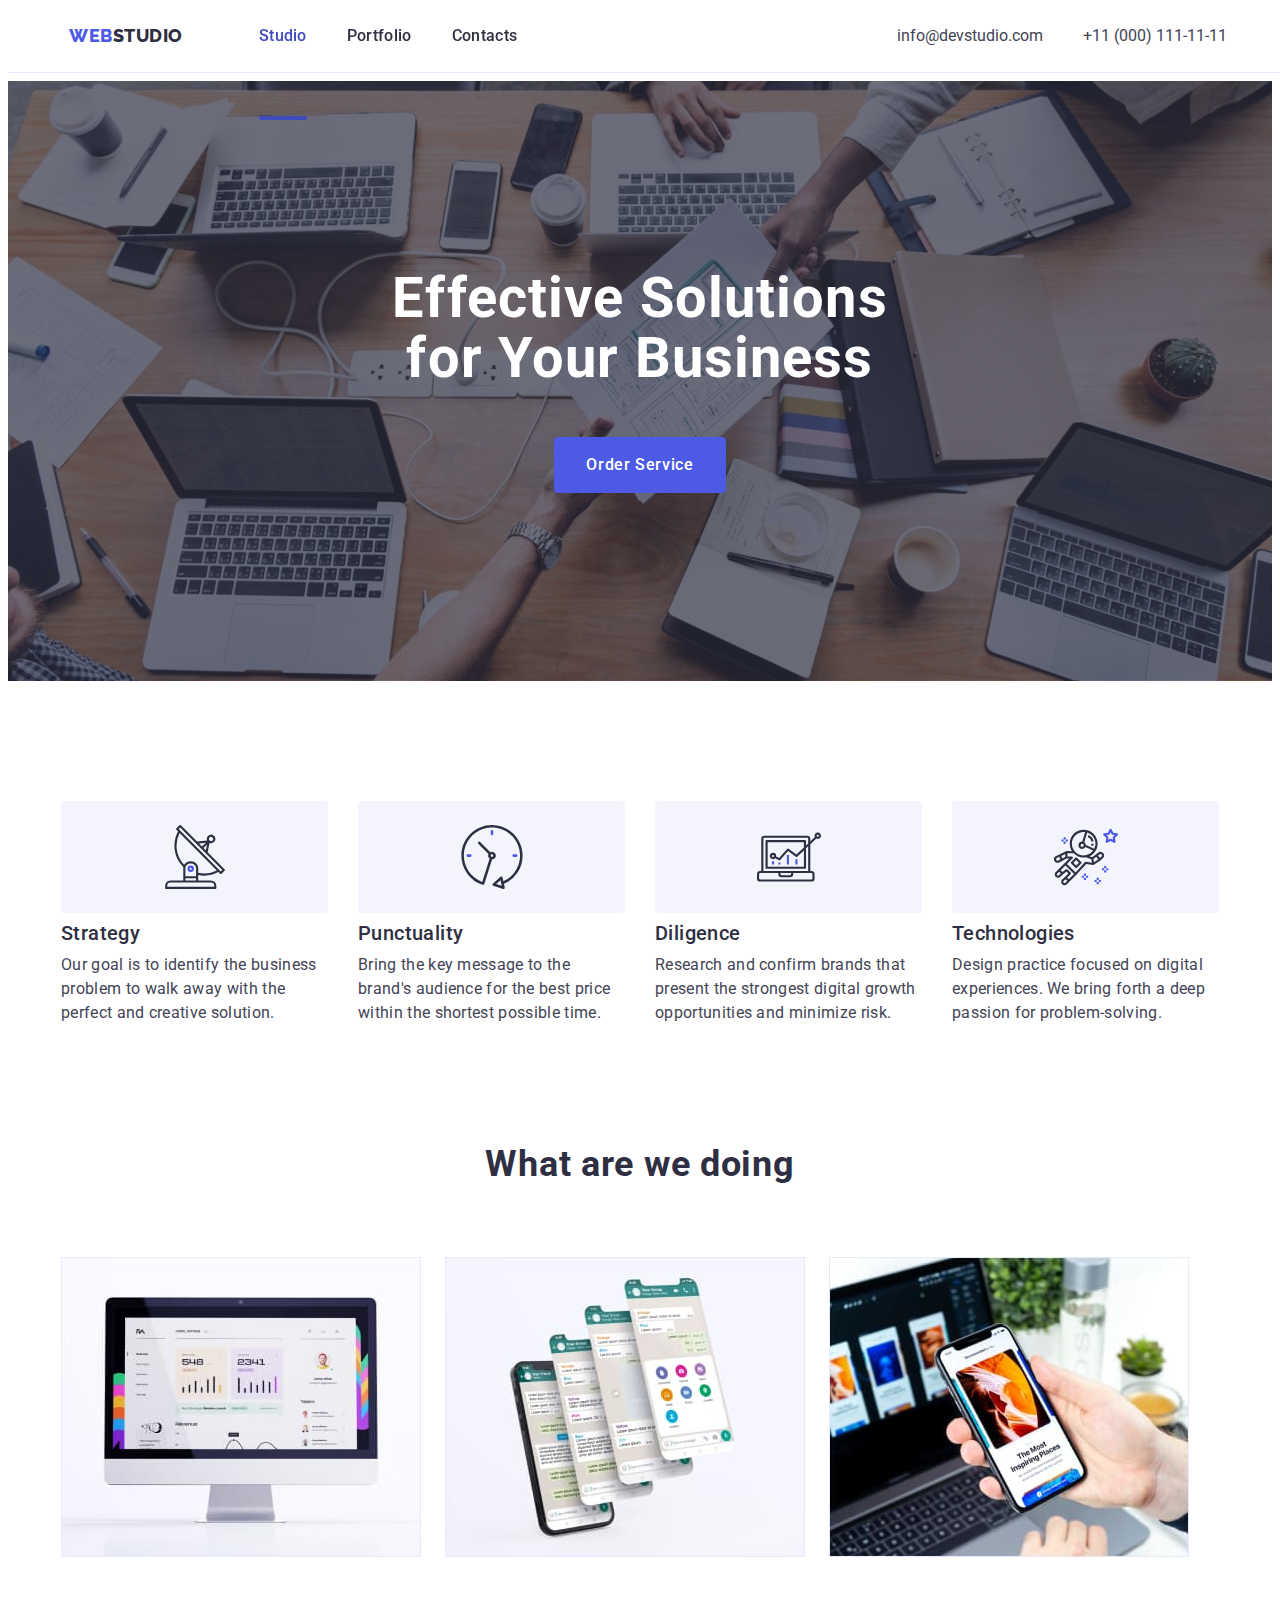
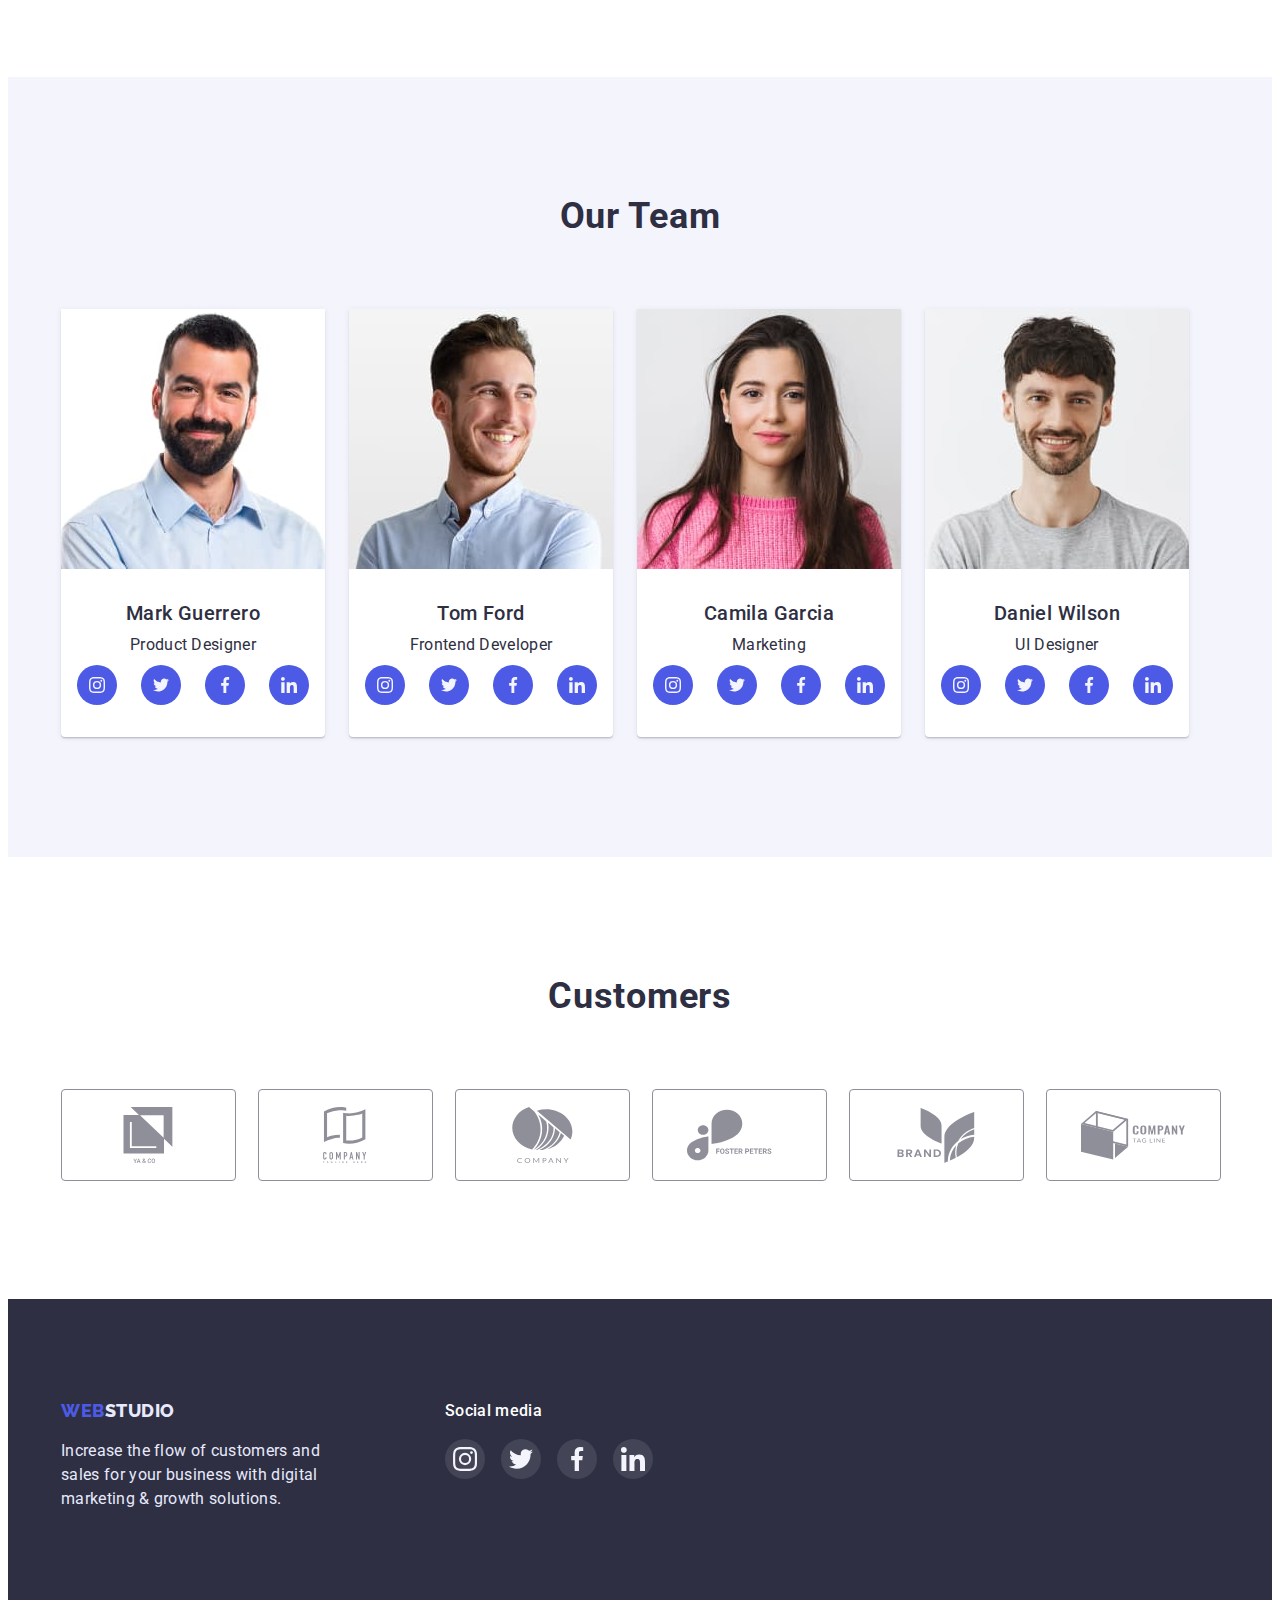
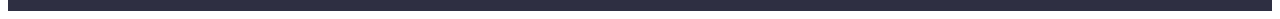
<file: index.html>
<!DOCTYPE html>
<html lang="en">

<head>
    <meta charset="UTF-8">
    <meta http-equiv="X-UA-Compatible" content="IE=edge">
    <meta name="viewport" content="width=device-width, initial-scale=1.0">
    <title>WebStudio</title>
    <link rel="stylesheet" href="https://cdnjs.cloudflare.com/ajax/libs/modern-normalize/1.1.0/modern-normalize.min.css"
        integrity="sha512-wpPYUAdjBVSE4KJnH1VR1HeZfpl1ub8YT/NKx4PuQ5NmX2tKuGu6U/JRp5y+Y8XG2tV+wKQpNHVUX03MfMFn9Q=="
        crossorigin="anonymous" referrerpolicy="no-referrer" />
    <link rel="stylesheet" href="./css/styles.css">
    <link rel="preconnect" href="https://fonts.googleapis.com">
    <link rel="preconnect" href="https://fonts.gstatic.com" crossorigin>
    <link href="https://fonts.googleapis.com/css2?family=Raleway:wght@800&family=Roboto:wght@400;500;700&display=swap"
        rel="stylesheet">
</head>

<body>
    <header class="header">
        <div class="container header-container">
            <nav class="header-navigation">
                <a href="./index.html" class="header-logo logo link"><span class="logo-web">WEB</span>STUDIO</a>

                <ul class="header-list list">
                    <li class="header-item"><a href="./index.html" class="header-link current link">Studio</a></li>
                    <li class="header-item"><a href="./portfolio.html" class="header-link link">Portfolio</a></li>
                    <li class="header-item"><a href="" class="header-link link">Contacts</a></li>
                </ul>
            </nav>
            <address>
                <ul class="header-adress-list list">
                    <li class="header-adress-item">
                        <a href="mailto:info@devstudio.com" class="header-adress-link link">info@devstudio.com</a>
                    </li>
                    <li class="header-adress-item">
                        <a href="tel:+110001111111" class="header-adress-link link">+11 (000)
                            111-11-11</a>
                    </li>
                </ul>
            </address>
        </div>
    </header>

    <main>
        <section class="hero">
            <div class="container">
                <h1 class="hero-title">Effective Solutions <br> for Your Business</h1>
                <button type="button" class="hero-btn" data-modal-open>Order Service</button>
            </div>
        </section>

        <section class="advantages">
            <div class="container">
                <h2 class="visually-hidden">Features</h2>
                <ul class="advantages-list list">
                    <li class="advantages-item">
                        <div class="advantages-item-icons">
                            <svg class="advantages-item-icon" width="64" height="64">
                                <use href="./images/icons.svg#icon-antenna"></use>
                            </svg>
                        </div>
                        <h3 class="advantages-item-title title-desc">Strategy</h3>
                        <p class="text">Our goal is to identify the business problem to walk away with the perfect and
                            creative solution. </p>
                    </li>
                    <li class="advantages-item">
                        <div class="advantages-item-icons">
                            <svg class="advantages-item-icon" width="64" height="64">
                                <use href="./images/icons.svg#icon-clock"></use>
                            </svg>
                        </div>
                        <h3 class="advantages-item-title title-desc">Punctuality</h3>
                        <p class="advantages-item-text text">Bring the key message to the brand's audience for the best
                            price within the
                            shortest
                            possible time.</p>
                    </li>
                    <li class="advantages-item">
                        <div class="advantages-item-icons">
                            <svg class="advantages-item-icon" width="64" height="64">
                                <use href="./images/icons.svg#icon-diagram"></use>
                            </svg>
                        </div>
                        <h3 class="advantages-item-title title-desc">Diligence</h3>
                        <p class="advantages-item-text text">Research and confirm brands that present the strongest
                            digital growth
                            opportunities
                            and minimize risk.</p>
                    </li>
                    <li class="advantages-item">
                        <div class="advantages-item-icons">
                            <svg class="advantages-item-icon" width="64" height="64">
                                <use href="./images/icons.svg#icon-astronaut"></use>
                            </svg>
                        </div>
                        <h3 class="advantages-item-title title-desc">Technologies</h3>
                        <p class="advantages-item-text text">Design practice focused on digital experiences. We bring
                            forth a deep passion
                            for
                            problem-solving.</p>
                    </li>
                </ul>
            </div>
        </section>

        <section class="doing">
            <div class="container">
                <h2 class="doing-title title-sections">What are we doing</h2>
                <ul class="doing-list list">
                    <li class="doing-item"><img src="./images/what-are-we-doing-pc.jpg" alt="pc" width="360"></li>
                    <li class="doing-item"><img src="./images/what-are-we-doing-phone.jpg" alt="phone" width="360"></li>
                    <li class="doing-item"><img src="./images/what-are-we-doing-phone-and-pc.jpg" alt="phone and pc"
                            width="360"></li>
                </ul>
            </div>
        </section>

        <section class="team">
            <div class="container">
                <h2 class="team-title title-sections">Our Team</h2>
                <ul class="team-list list">
                    <li class="team-item">
                        <img src="./images/mark.jpg" alt="Mark Guerrero" width="264">
                        <div class="team-item-wrap">
                            <h3 class="team-item-title title-desc">Mark Guerrero</h3>
                            <p class="team-item-text text">Product Designer</p>
                            <ul class="team-list-soc list">
                                <li class="team-item-soc">
                                    <a href="" class="team-link-soc link">
                                        <svg class="team-soc-icon" width="16" height="16">
                                            <use href="./images/icons.svg#icon-instagram"></use>
                                        </svg>
                                    </a>
                                </li>
                                <li class="team-item-soc">
                                    <a href="" class="team-link-soc link">
                                        <svg class="team-soc-icon" width="16" height="16">
                                            <use href="./images/icons.svg#icon-twitter"></use>
                                        </svg>
                                    </a>
                                </li>
                                <li class="team-item-soc">
                                    <a href="" class="team-link-soc link">
                                        <svg class="team-soc-icon" width="16" height="16">
                                            <use href="./images/icons.svg#icon-facebook"></use>
                                        </svg>
                                    </a>
                                </li>
                                <li class="team-item-soc">
                                    <a href="" class="team-link-soc link">
                                        <svg class="team-soc-icon" width="16" height="16">
                                            <use href="./images/icons.svg#icon-linkedin"></use>
                                        </svg>
                                    </a>
                                </li>
                            </ul>
                        </div>
                    </li>
                    <li class="team-item">
                        <img src="./images/tom.jpg" alt="Tom Ford" width="264">
                        <div class="team-item-wrap">
                            <h3 class="team-item-title title-desc">Tom Ford</h3>
                            <p class="team-item-text text">Frontend Developer</p>
                            <ul class="team-list-soc list">
                                <li class="team-item-soc">
                                    <a href="" class="team-link-soc link">
                                        <svg class="team-soc-icon" width="16" height="16">
                                            <use href="./images/icons.svg#icon-instagram"></use>
                                        </svg>
                                    </a>
                                </li>
                                <li class="team-item-soc">
                                    <a href="" class="team-link-soc link">
                                        <svg class="team-soc-icon" width="16" height="16">
                                            <use href="./images/icons.svg#icon-twitter"></use>
                                        </svg>
                                    </a>
                                </li>
                                <li class="team-item-soc">
                                    <a href="" class="team-link-soc link">
                                        <svg class="team-soc-icon" width="16" height="16">
                                            <use href="./images/icons.svg#icon-facebook"></use>
                                        </svg>
                                    </a>
                                </li>
                                <li class="team-item-soc">
                                    <a href="" class="team-link-soc link">
                                        <svg class="team-soc-icon" width="16" height="16">
                                            <use href="./images/icons.svg#icon-linkedin"></use>
                                        </svg>
                                    </a>
                                </li>
                            </ul>
                        </div>
                    </li>
                    <li class="team-item">
                        <img src="./images/camila.jpg" alt="Camila Garcia" width="264">
                        <div class="team-item-wrap">
                            <h3 class="team-item-title title-desc">Camila Garcia</h3>
                            <p class="team-item-text text">Marketing</p>
                            <ul class="team-list-soc list">
                                <li class="team-item-soc">
                                    <a href="" class="team-link-soc link">
                                        <svg class="team-soc-icon" width="16" height="16">
                                            <use href="./images/icons.svg#icon-instagram"></use>
                                        </svg>
                                    </a>
                                </li>
                                <li class="team-item-soc">
                                    <a href="" class="team-link-soc link">
                                        <svg class="team-soc-icon" width="16" height="16">
                                            <use href="./images/icons.svg#icon-twitter"></use>
                                        </svg>
                                    </a>
                                </li>
                                <li class="team-item-soc">
                                    <a href="" class="team-link-soc link">
                                        <svg class="team-soc-icon" width="16" height="16">
                                            <use href="./images/icons.svg#icon-facebook"></use>
                                        </svg>
                                    </a>
                                </li>
                                <li class="team-item-soc">
                                    <a href="" class="team-link-soc link">
                                        <svg class="team-soc-icon" width="16" height="16">
                                            <use href="./images/icons.svg#icon-linkedin"></use>
                                        </svg>
                                    </a>
                                </li>
                            </ul>
                        </div>
                    </li>
                    <li class="team-item">
                        <img src="./images/daniel.jpg" alt="Daniel Wilson" width="264">
                        <div class="team-item-wrap">
                            <h3 class="team-item-title title-desc">Daniel Wilson</h3>
                            <p class="team-item-text text">UI Designer</p>
                            <ul class="team-list-soc list">
                                <li class="team-item-soc">
                                    <a href="" class="team-link-soc link">
                                        <svg class="team-soc-icon" width="16" height="16">
                                            <use href="./images/icons.svg#icon-instagram"></use>
                                        </svg>
                                    </a>
                                </li>
                                <li class="team-item-soc">
                                    <a href="" class="team-link-soc link">
                                        <svg class="team-soc-icon" width="16" height="16">
                                            <use href="./images/icons.svg#icon-twitter"></use>
                                        </svg>
                                    </a>
                                </li>
                                <li class="team-item-soc">
                                    <a href="" class="team-link-soc link">
                                        <svg class="team-soc-icon" width="16" height="16">
                                            <use href="./images/icons.svg#icon-facebook"></use>
                                        </svg>
                                    </a>
                                </li>
                                <li class="team-item-soc">
                                    <a href="" class="team-link-soc link">
                                        <svg class="team-soc-icon" width="16" height="16">
                                            <use href="./images/icons.svg#icon-linkedin"></use>
                                        </svg>
                                    </a>
                                </li>
                            </ul>
                        </div>
                    </li>

                </ul>
            </div>
        </section>

        <section class="customers">
            <div class="container">
                <h2 class="customers-title title-sections">Customers</h2>
                <ul class="customers-list list">
                    <li class="customers-item">
                        <a href="" class="customers-link link">
                            <svg class="customers-item-icon" width="104" height="56">
                                <use href="./images/icons.svg#icon-customers-yaco"></use>
                            </svg>
                        </a>
                    </li>
                    <li class="customers-item">
                        <a href="" class="customers-link link">
                            <svg class="customers-item-icon" width="104" height="56">
                                <use href="./images/icons.svg#icon-customers-company-win"></use>
                            </svg>
                        </a>
                    </li>
                    <li class="customers-item">
                        <a href="" class="customers-link link">
                            <svg class="customers-item-icon" width="104" height="56">
                                <use href="./images/icons.svg#icon-customers-company-ball"></use>
                            </svg>
                        </a>
                    </li>
                    <li class="customers-item">
                        <a href="" class="customers-link link">
                            <svg class="customers-item-icon" width="104" height="56">
                                <use href="./images/icons.svg#icon-customers-foster"></use>
                            </svg>
                        </a>
                    </li>
                    <li class="customers-item">
                        <a href="" class="customers-link link">
                            <svg class="customers-item-icon" width="104" height="56">
                                <use href="./images/icons.svg#icon-customers-brand"></use>
                            </svg>
                        </a>
                    </li>
                    <li class=" customers-item">
                        <a href="" class="customers-link link">
                            <svg class="customers-item-icon" width="104" height="56">
                                <use href="./images/icons.svg#icon-customers-tag-line"></use>
                            </svg>
                        </a>
                    </li>
                </ul>
            </div>
        </section>
    </main>

    <footer class="footer">
        <div class="container footer-container">
            <div class="footer-epil">
                <a href="./index.html" class="footer-logo logo"><span class="logo-web">WEB</span><span
                        class="footer-logo-text">STUDIO</span></a>
                <p class="footer-text">Increase the flow of customers and sales for your business with digital marketing
                    &
                    growth solutions.</p>
            </div>
            <div class="footer-soc">
                <p class="footer-title-soc">Social media</p>
                <ul class="footer-list-soc list">
                    <li class="footer-item-soc">
                        <a href="" class="footer-link-soc link">
                            <svg class="footer-soc-icon" width="24" height="24">
                                <use href="./images/icons.svg#icon-instagram"></use>
                            </svg>
                        </a>
                    </li>
                    <li class="footer-item-soc">
                        <a href="" class="footer-link-soc link">
                            <svg class="footer-soc-icon" width="24" height="24">
                                <use href="./images/icons.svg#icon-twitter"></use>
                            </svg>
                        </a>
                    </li>
                    <li class="footer-item-soc">
                        <a href="" class="footer-link-soc link">
                            <svg class="footer-soc-icon" width="24" height="24">
                                <use href="./images/icons.svg#icon-facebook"></use>
                            </svg>
                        </a>
                    </li>
                    <li class="footer-item-soc">
                        <a href="" class="footer-link-soc link">
                            <svg class="footer-soc-icon" width="24" height="24">
                                <use href="./images/icons.svg#icon-linkedin"></use>
                            </svg>
                        </a>
                    </li>
                </ul>
            </div>
        </div>
    </footer>

    <div class="backdrop is-hidden" data-modal>
        <div class="modal">
            <button type="button" class="modal-close-button" data-modal-close>
                <svg class="close-button-icon" width="8" height="8">
                    <use href="./images/icons.svg#icon-modal-close"></use>
                </svg>
            </button>
        </div>
    </div>

    <script src="./modal.js"></script>
</body>

</html>
</file>
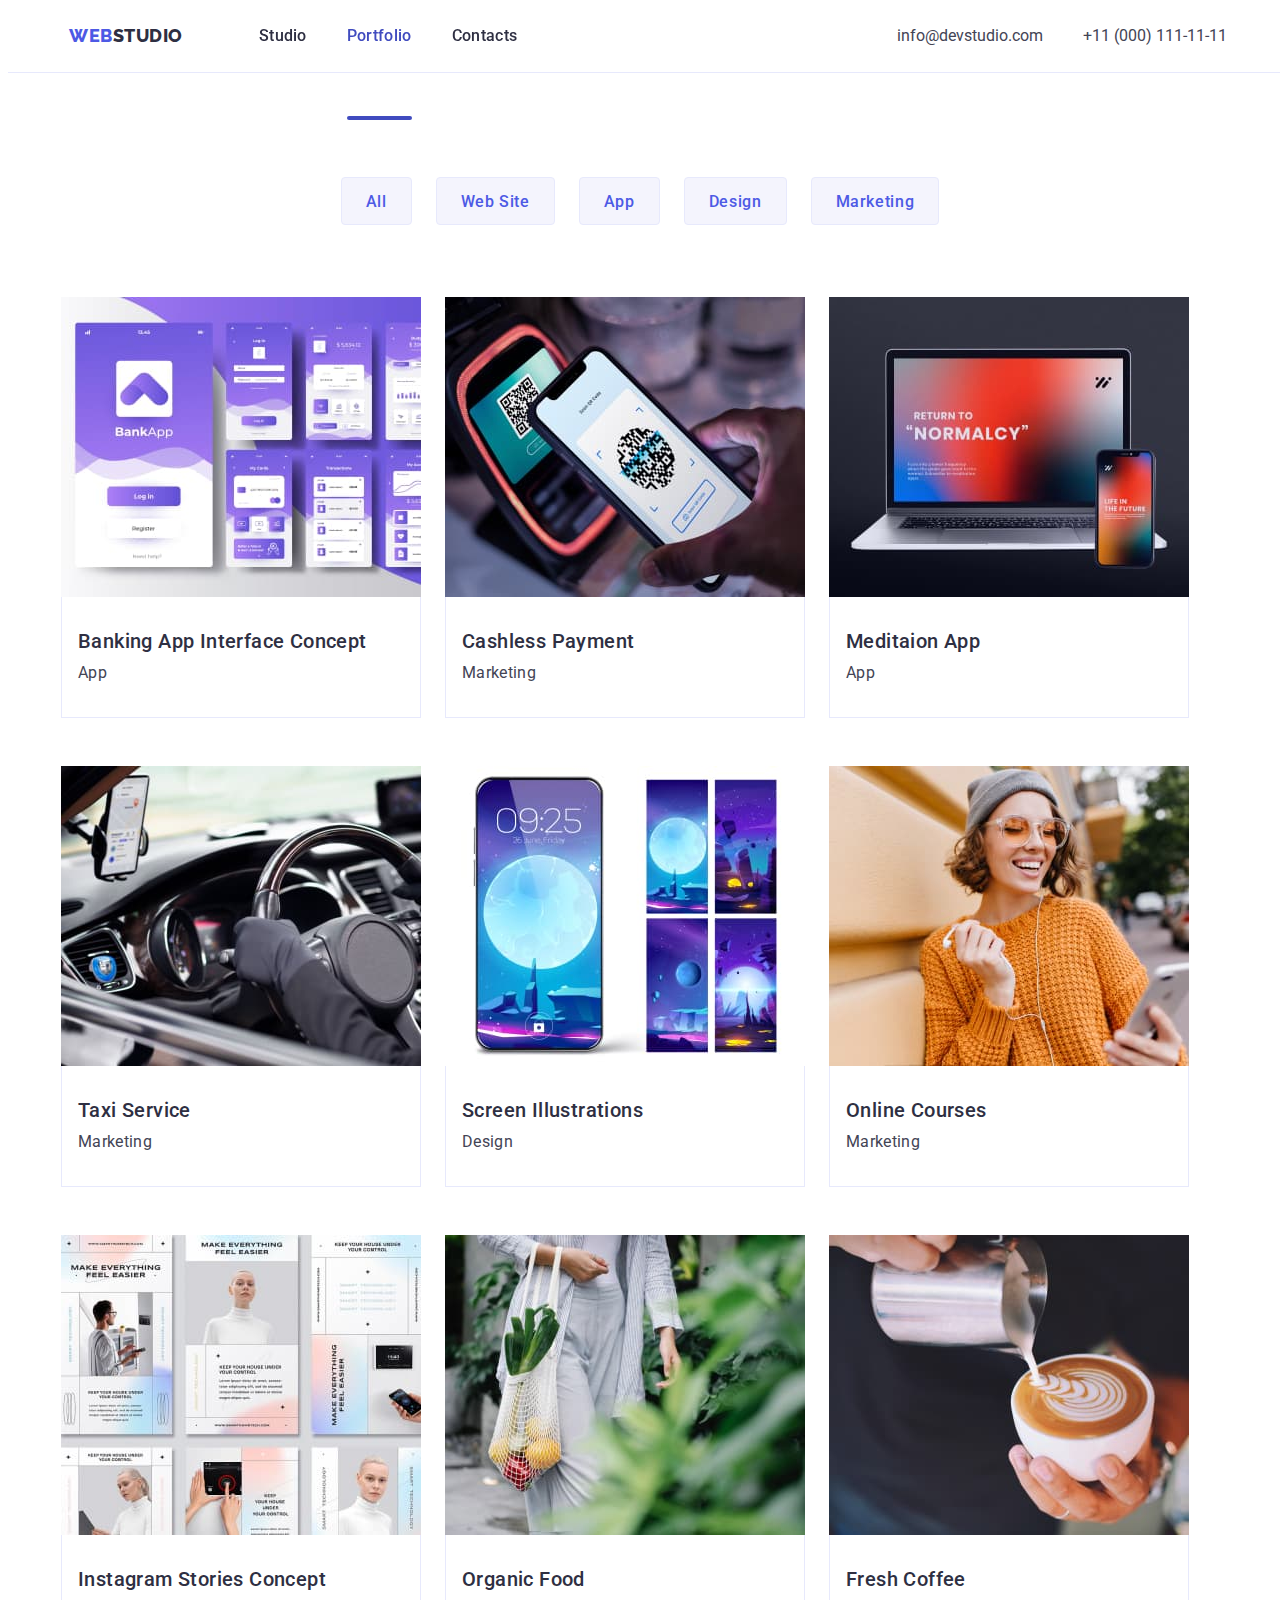
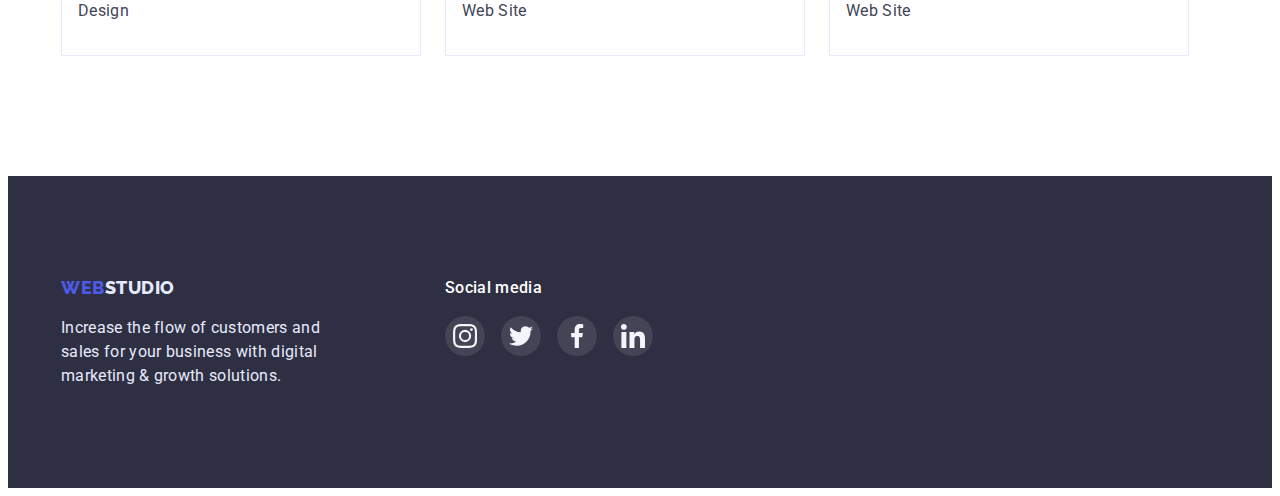
<file: portfolio.html>
<!DOCTYPE html>
<html lang="en">

<head>
    <meta charset="UTF-8">
    <meta http-equiv="X-UA-Compatible" content="IE=edge">
    <meta name="viewport" content="width=device-width, initial-scale=1.0">
    <title>Portfolio</title>
    <link rel="stylesheet" href="https://cdnjs.cloudflare.com/ajax/libs/modern-normalize/1.1.0/modern-normalize.min.css"
        integrity="sha512-wpPYUAdjBVSE4KJnH1VR1HeZfpl1ub8YT/NKx4PuQ5NmX2tKuGu6U/JRp5y+Y8XG2tV+wKQpNHVUX03MfMFn9Q=="
        crossorigin="anonymous" referrerpolicy="no-referrer" />
    <link rel="stylesheet" href="./css/styles.css">
    <link rel="preconnect" href="https://fonts.googleapis.com">
    <link rel="preconnect" href="https://fonts.gstatic.com" crossorigin>
    <link href="https://fonts.googleapis.com/css2?family=Raleway:wght@800&family=Roboto:wght@400;500;700&display=swap"
        rel="stylesheet">
</head>

<body>
    <header class="header">
        <div class="container header-container">
            <nav class="header-navigation">
                <a href="./index.html" class="header-logo logo link"><span class="logo-web">WEB</span>STUDIO</a>

                <ul class="header-list list">
                    <li class="header-item"><a href="./index.html" class="header-link link">Studio</a></li>
                    <li class="header-item"><a href="./portfolio.html" class="header-link current link">Portfolio</a>
                    </li>
                    <li class="header-item"><a href="" class="header-link link">Contacts</a></li>
                </ul>
            </nav>
            <address>
                <ul class="header-adress-list list">
                    <li class="header-adress-item"><a href="mailto:info@devstudio.com"
                            class="header-adress-link link">info@devstudio.com</a></li>
                    <li class="header-adress-item"><a href="tel:+110001111111" class="header-adress-link link">+11 (000)
                            111-11-11</a></li>
                </ul>
            </address>
        </div>
    </header>
    <main>
        <section class="works">
            <div class="container">
                <h1 class="visually-hidden">Filters</h1>
                <ul class="works-filter-list list">
                    <li class="works-filter-item"><button type="button" class="works-filter-btn">All</button></li>
                    <li class="works-filter-item"><button type="button" class="works-filter-btn">Web Site</button></li>
                    <li class="works-filter-item"><button type="button" class="works-filter-btn">App</button></li>
                    <li class="works-filter-item"><button type="button" class="works-filter-btn">Design</button></li>
                    <li class="works-filter-item"><button type="button" class="works-filter-btn">Marketing</button></li>
                </ul>

                <ul class="works-card-list list">
                    <li class="works-card-item">
                        <a href="" class="works-card-link link">
                            <div class="works-card-cover-wrap">
                                <img src="./images/banking-app-interface-concept.jpg"
                                    alt="Banking App Interface Concept" width="360">
                                <p class="works-card-cover-text">
                                    14 Stylish and User-Friendly App Design Concepts · Task Manager App · Calorie
                                    Tracker
                                    App · Exotic Fruit Ecommerce App ·
                                    Cloud Storage App
                                </p>
                            </div>
                            <div class="works-card-wrap">
                                <h2 class="works-card-title">Banking App Interface Concept</h2>
                                <p class="works-card-text">App</p>
                            </div>
                        </a>
                    </li>
                    <li class="works-card-item">
                        <a href="" class="works-card-link link">
                            <div class="works-card-cover-wrap">
                                <img src="./images/cashless-payment.jpg" alt="Cashless Payment" width="360">
                                <p class="works-card-cover-text">
                                    14 Stylish and User-Friendly App Design Concepts · Task Manager App · Calorie
                                    Tracker
                                    App · Exotic Fruit Ecommerce App ·
                                    Cloud Storage App
                                </p>
                            </div>
                            <div class="works-card-wrap">
                                <h2 class="works-card-title">Cashless Payment</h2>
                                <p class="works-card-text">Marketing</p>
                            </div>
                        </a>
                    </li>
                    <li class="works-card-item">
                        <a href="" class="works-card-link link">
                            <div class="works-card-cover-wrap">
                                <img src="./images/meditaion-app.jpg" alt="Meditaion App" width="360">
                                <p class="works-card-cover-text">
                                    14 Stylish and User-Friendly App Design Concepts · Task Manager App · Calorie
                                    Tracker
                                    App · Exotic Fruit Ecommerce App ·
                                    Cloud Storage App
                                </p>
                            </div>
                            <div class="works-card-wrap">
                                <h2 class="works-card-title">Meditaion App</h2>
                                <p class="works-card-text">App</p>
                            </div>
                        </a>
                    </li>
                    <li class="works-card-item">
                        <a href="" class="works-card-link link">
                            <div class="works-card-cover-wrap">
                                <img src="./images/taxi-service.jpg" alt="Taxi Service" width="360">
                                <p class="works-card-cover-text">
                                    14 Stylish and User-Friendly App Design Concepts · Task Manager App · Calorie
                                    Tracker
                                    App · Exotic Fruit Ecommerce App ·
                                    Cloud Storage App
                                </p>
                            </div>
                            <div class="works-card-wrap">
                                <h2 class="works-card-title">Taxi Service</h2>
                                <p class="works-card-text">Marketing</p>
                            </div>
                        </a>
                    </li>
                    <li class="works-card-item">
                        <a href="" class="works-card-link link">
                            <div class="works-card-cover-wrap">
                                <img src="./images/screen-illustrations.jpg" alt="Screen Illustrations" width="360">
                                <p class="works-card-cover-text">
                                    14 Stylish and User-Friendly App Design Concepts · Task Manager App · Calorie
                                    Tracker
                                    App · Exotic Fruit Ecommerce App ·
                                    Cloud Storage App
                                </p>
                            </div>
                            <div class="works-card-wrap">
                                <h2 class="works-card-title">Screen Illustrations</h2>
                                <p class="works-card-text">Design</p>
                            </div>
                        </a>
                    </li>
                    <li class="works-card-item">
                        <a href="" class="works-card-link link">
                            <div class="works-card-cover-wrap">
                                <img src="./images/online-courses.jpg" alt="Online Courses" width="360">
                                <p class="works-card-cover-text">
                                    14 Stylish and User-Friendly App Design Concepts · Task Manager App · Calorie
                                    Tracker
                                    App · Exotic Fruit Ecommerce App ·
                                    Cloud Storage App
                                </p>
                            </div>
                            <div class="works-card-wrap">
                                <h2 class="works-card-title">Online Courses</h2>
                                <p class="works-card-text">Marketing</p>
                            </div>
                        </a>
                    </li>
                    <li class="works-card-item">
                        <a href="" class="works-card-link link">
                            <div class="works-card-cover-wrap">
                                <img src="./images/instagram-stories-concept.jpg" alt="Instagram Stories Concept"
                                    width="360">
                                <p class="works-card-cover-text">
                                    14 Stylish and User-Friendly App Design Concepts · Task Manager App · Calorie
                                    Tracker
                                    App · Exotic Fruit Ecommerce App ·
                                    Cloud Storage App
                                </p>
                            </div>
                            <div class="works-card-wrap">
                                <h2 class="works-card-title">Instagram Stories Concept</h2>
                                <p class="works-card-text">Design</p>
                            </div>
                        </a>
                    </li>
                    <li class="works-card-item">
                        <a href="" class="works-card-link link">
                            <div class="works-card-cover-wrap">
                                <img src="./images/organic-food.jpg" alt="Organic Food" width="360">
                                <p class="works-card-cover-text">
                                    14 Stylish and User-Friendly App Design Concepts · Task Manager App · Calorie
                                    Tracker
                                    App · Exotic Fruit Ecommerce App ·
                                    Cloud Storage App
                                </p>
                            </div class="works-card-wrap">
                            <div class="works-card-wrap">
                                <h2 class="works-card-title">Organic Food</h2>
                                <p class="works-card-text">Web Site</p>
                            </div>
                        </a>
                    </li>
                    <li class="works-card-item">
                        <a href="" class="works-card-link link">
                            <div class="works-card-cover-wrap">
                                <img src="./images/fresh-coffee.jpg" alt="Fresh Coffee" width="360">
                                <p class="works-card-cover-text">
                                    14 Stylish and User-Friendly App Design Concepts · Task Manager App · Calorie
                                    Tracker
                                    App · Exotic Fruit Ecommerce App ·
                                    Cloud Storage App
                                </p>

                            </div>
                            <div class="works-card-wrap">
                                <h2 class="works-card-title">Fresh Coffee</h2>
                                <p class="works-card-text">Web Site</p>
                            </div>
                        </a>
                    </li>
                </ul>
                </>
        </section>
    </main>
    <footer class="footer">
        <div class="container footer-container">
            <div class="footer-epil">
                <a href="./index.html" class="footer-logo logo"><span class="logo-web">WEB</span><span
                        class="footer-logo-text">STUDIO</span></a>
                <p class="footer-text">Increase the flow of customers and sales for your business with digital marketing
                    &
                    growth solutions.</p>
            </div>
            <div class="footer-soc">
                <p class="footer-title-soc">Social media</p>
                <ul class="footer-list-soc list">
                    <li class="footer-item-soc">
                        <a href="" class="footer-link-soc link">
                            <svg class="footer-soc-icon" width="24" height="24">
                                <use href="./images/icons.svg#icon-instagram"></use>
                            </svg>
                        </a>
                    </li>
                    <li class="footer-item-soc">
                        <a href="" class="footer-link-soc link">
                            <svg class="footer-soc-icon" width="24" height="24">
                                <use href="./images/icons.svg#icon-twitter"></use>
                            </svg>
                        </a>
                    </li>
                    <li class="footer-item-soc">
                        <a href="" class="footer-link-soc link">
                            <svg class="footer-soc-icon" width="24" height="24">
                                <use href="./images/icons.svg#icon-facebook"></use>
                            </svg>
                        </a>
                    </li>
                    <li class="footer-item-soc">
                        <a href="" class="footer-link-soc link">
                            <svg class="footer-soc-icon" width="24" height="24">
                                <use href="./images/icons.svg#icon-linkedin"></use>
                            </svg>
                        </a>
                    </li>
                </ul>
            </div>
        </div>
    </footer>
</body>

</html>
</file>
<file: css/styles.css>
:root {
  --primary-color: #434455;
  --secondary-color: #2e2f42;
  --web-color: #4d5ae5;
  --white-color: #ffffff;
  --team-color: #f4f4fd;
  --footer-color: #e7e9fc;
  --hover-color: #404bbf;
  --main-transition: 250ms cubic-bezier(0.4, 0, 0.2, 1);
}

img {
  display: block;
  max-width: 100%;
  height: auto;
}

p,
h1,
h2,
h3,
h4,
h5,
h6 {
  margin: 0;
}

ul {
  margin: 0;
  padding: 0;
}

button {
  cursor: pointer;
}

address {
  font-style: normal;
}

body {
  font-family: 'Roboto', sans-serif;
  color: var(--primary-color);
  font-size: 16px;
  background-color: var(--white-color);
  padding-top: 73px;
}

.container {
  width: 100%;
  max-width: 1158px;
  padding: 0 15px;
  margin: 0 auto;
}
/*Reset styles*/
.list {
  list-style: none;
}

.link {
  text-decoration: none;
}

.visually-hidden {
  position: absolute;
  white-space: nowrap;
  width: 1px;
  height: 1px;
  overflow: hidden;
  border: 0;
  padding: 0;
  clip: rect(0 0 0 0);
  clip-path: inset(50%);
  margin: -1px;
}

.title-sections {
  text-align: center;
  font-weight: 700;
  font-size: 36px;
  line-height: 1.11;
  letter-spacing: 0.02em;
  color: var(--secondary-color);
}

.works-card-title,
.title-desc {
  font-weight: 500;
  font-size: 20px;
  line-height: 1.2;
  letter-spacing: 0.02em;
  color: var(--secondary-color);
}

.works-card-text,
.text {
  line-height: 1.5;
  letter-spacing: 0.02em;
}

/*------------------------------HEADER------------------------------*/
.header {
  position: fixed;
  top: 0;
  width: 100%;

  border-bottom: 1px solid #e7e9fc;
  background-color: var(--white-color);
  z-index: 1;
}

.header-container {
  display: flex;
  align-items: center;
}

.header-navigation {
  display: flex;
  align-items: center;
  margin-right: auto;
}

.header-logo {
  margin-right: 76px;
}

.logo {
  font-family: 'Raleway', sans-serif;
  font-weight: 800;
  font-size: 18px;
  line-height: 1.33;
  letter-spacing: 0.03em;
  text-transform: uppercase;
  color: var(--secondary-color);
}

.logo-web {
  color: var(--web-color);
}

.header-list {
  display: flex;
  gap: 40px;
}
.header-item {
}

.header-link {
  position: relative;
  display: inline-block;
  padding: 24px 0;
  height: 100%;

  font-weight: 500;
  line-height: 1.5;
  letter-spacing: 0.02em;
  color: var(--secondary-color);

  transition: color var(--main-transition);
}

.header-link:hover,
.header-link:focus,
.header-link.current {
  color: var(--hover-color);
}

.header-link::after {
  position: absolute;
  bottom: 0;
  left: 0;

  content: '';
  width: 100%;
  height: 4px;
  background-color: var(--hover-color);
  border-radius: 2px;
  transform: scaleX(0);

  transition: transform var(--main-transition);
}

.header-link:hover::after,
.header-link:focus::after,
.header-link.current::after {
  transform: scaleX(1);
}

.header-adress-list {
  display: flex;
  gap: 40px;
}

.header-adress-item {
}

.header-adress-link {
  line-height: 1.5;
  color: var(--primary-color);
  transition: color var(--main-transition);
}

.header-adress-link:hover,
.header-adress-link:focus {
  color: var(--hover-color);
}

/*------------------------------HERO-SECTION------------------------------*/
.hero {
  text-align: center;
  background-color: var(--secondary-color);

  padding-top: 188px;
  padding-bottom: 188px;
  margin: 0 auto;

  background-image: linear-gradient(
      rgba(46, 47, 66, 0.7),
      rgba(46, 47, 66, 0.7)
    ),
    url(../images/hero-bg.jpg);
  background-repeat: no-repeat;
  background-position: center;
  background-size: cover;
  max-width: 1440px;
}

.hero-title {
  margin-bottom: 48px;

  font-weight: 700;
  font-size: 56px;
  line-height: 1.07;
  letter-spacing: 0.02em;
  color: var(--white-color);
}

.hero-btn {
  padding: 16px 32px;

  font-family: 'Roboto', sans-serif;
  font-weight: 500;
  font-size: 16px;
  line-height: 1.5;
  letter-spacing: 0.04em;

  color: var(--white-color);
  background-color: var(--web-color);

  border: none;
  border-radius: 4px;

  transition: background-color var(--main-transition),
    box-shadow var(--main-transition);
}
.hero-btn:hover,
.hero-btn:focus {
  background-color: var(--hover-color);
  box-shadow: 0px 4px 4px rgba(0, 0, 0, 0.15);
}

/*------------------------------ADVANTAGES-SECTION------------------------------*/
.advantages {
  padding-top: 120px;
  padding-bottom: 120px;
}
.advantages-list {
  display: flex;
  gap: 30px;
}
.advantages-item {
  width: calc((100% - 72px) / 4);
}

.advantages-item-title {
  margin-bottom: 8px;
}
.advantages-item-text {
}

.advantages-item-icons {
  width: 100%;
  height: 112px;
  background-color: var(--team-color);
  border-radius: 4px;
  display: flex;
  align-items: center;
  justify-content: center;

  margin-bottom: 8px;
}
.advantages-item-icon {
}
/*------------------------------DOING-SECTION---------------------------------*/
.doing {
  padding-top: 0px;
  padding-bottom: 120px;
}
.doing-title {
  margin-bottom: 72px;
}
.doing-list {
  display: flex;
  gap: 24px;
}
.doing-item {
  max-width: 360px;
  width: calc((100%-48px) / 3);
}
/*------------------------------TEAM-SECTION---------------------------------*/
.team {
  padding-top: 120px;
  padding-bottom: 120px;

  color: var(--secondary-color);
  background-color: var(--team-color);
}

.team-title {
  margin-bottom: 72px;
}
.team-list {
  display: flex;
  gap: 24px;
}
.team-item {
  max-width: 264px;
  width: calc((100%-72px) / 4);
  background-color: var(--white-color);

  box-shadow: 0px 1px 6px rgba(46, 47, 66, 0.08),
    0px 1px 1px rgba(46, 47, 66, 0.16), 0px 2px 1px rgba(46, 47, 66, 0.08);
  border-radius: 0px 0px 4px 4px;
}

.team-item-wrap {
  text-align: center;
  padding: 32px 16px;
}

.team-item-title {
  margin-bottom: 8px;
}
.team-item-text {
  margin-bottom: 8px;
}

.team-list-soc {
  display: flex;
  gap: 24px;
}
.team-item-soc {
  width: 40px;
  height: 40px;
}
.team-link-soc {
  width: 100%;
  height: 100%;
  border-radius: 50%;
  display: flex;
  justify-content: center;
  align-items: center;
  background-color: var(--web-color);
  transition: background-color var(--main-transition);
}
.team-link-soc:hover,
.team-link-soc:focus {
  background-color: var(--hover-color);
}

.team-soc-icon {
  fill: var(--team-color);
}

/*------------------------------CUSTOMERS-SECTION---------------------------------*/

.customers {
  padding-top: 120px;
  padding-bottom: 120px;
}
.customers-title {
  margin-bottom: 72px;
}
.customers-list {
  display: flex;
  gap: 24px;
}
.customers-item {
  width: calc((100% - 120px) / 6);
  height: 90px;
}
.customers-link {
  width: 100%;
  height: 100%;
  border: 1px solid #8e8f99;
  border-radius: 4px;
  display: flex;
  align-items: center;
  justify-content: center;
  transition: border-color var(--main-transition);
}

.customers-link:hover,
.customers-link:focus {
  border-color: var(--hover-color);
}

.customers-item-icon {
  fill: #8e8f99;
  transition: fill var(--main-transition);
}

.customers-link:is(:hover, :focus) .customers-item-icon {
  fill: var(--hover-color);
}
/*------------------------------FOOTER---------------------------------*/

.footer {
  text-align: left;
  padding-top: 100px;
  padding-bottom: 100px;
  background-color: var(--secondary-color);
}

.footer-container {
  display: flex;
}

.footer-epil {
  margin-right: 120px;
}

.footer-logo {
  display: inline-block;
  margin-bottom: 16px;
}

.footer-logo-text {
  line-height: 1.16;
  color: var(--footer-color);
}

.footer-text {
  color: var(--footer-color);
  line-height: 1.5;
  letter-spacing: 0.02em;
  width: 264px;
}

.footer-soc {
}

.footer-title-soc {
  margin-bottom: 16px;

  font-weight: 500;
  line-height: 1.5;
  letter-spacing: 0.02em;
  color: var(--white-color);
}

.footer-list-soc {
  display: flex;
  gap: 16px;
}
.footer-item-soc {
  width: 40px;
  height: 40px;
}
.footer-link-soc {
  width: 100%;
  height: 100%;
  display: flex;
  justify-content: center;
  align-items: center;

  border-radius: 50%;
  background: rgba(255, 255, 255, 0.1);

  transition: background-color var(--main-transition);
}

.footer-link-soc:hover,
.footer-link-soc:focus {
  background: #31d0aa;
}

.footer-soc-icon {
  fill: var(--team-color);
}

/*---------------------------------------------------------------*/
/*------------------------------PORTFOLIO------------------------------*/
/*---------------------------------------------------------------*/

/*------------------------------WORKS---------------------------------*/
.works {
  padding-bottom: 120px;
  padding-top: 96px;
}
.visually-hidden {
}
.works-filter-list {
  display: flex;
  justify-content: center;
  gap: 24px;

  margin-bottom: 72px;
}

.works-filter-btn {
  padding: 12px 24px;

  min-width: 69px;
  height: 48px;

  font-family: 'Roboto', sans-serif;
  font-weight: 500;
  font-size: 16px;
  line-height: 1.5;
  letter-spacing: 0.04em;

  border: 1px solid #e7e9fc;
  border-radius: 4px;

  background-color: var(--team-color);
  color: var(--web-color);

  transition: background-color var(--main-transition),
    color var(--main-transition), box-shadow var(--main-transition);
}

.works-filter-btn:hover,
.works-filter-btn:focus {
  background-color: var(--hover-color);
  color: white;
  box-shadow: 0px 3px 1px rgba(0, 0, 0, 0.1), 0px 2px 1px rgba(0, 0, 0, 0.08),
    0px 2px 2px rgba(0, 0, 0, 0.12);
}

.works-card-list {
  display: flex;
  flex-wrap: wrap;
  column-gap: 24px;
  row-gap: 48px;
}
.works-card-item {
  width: calc((100%-48px) / 3);
  max-width: 360px;
}

.works-card-link {
  display: block;
  transition: box-shadow var(--main-transition);
}

.works-card-link:hover,
.works-card-link:focus {
  box-shadow: 0px 1px 6px rgba(46, 47, 66, 0.08),
    0px 1px 1px rgba(46, 47, 66, 0.16), 0px 2px 1px rgba(46, 47, 66, 0.08);
}

.works-card-link:is(:hover, :focus) .works-card-cover-text {
  transform: translateY(0);
}

.works-card-cover-wrap {
  position: relative;
  overflow: hidden;
}
.works-card-cover-text {
  position: absolute;
  top: 0;

  font-size: 16px;
  line-height: 1.5;
  letter-spacing: 0.02em;
  color: var(--team-color);
  background-color: var(--hover-color);
  height: 101%;
  padding: 40px 32px;

  transform: translateY(100%);
  transition: transform var(--main-transition);
  overflow: auto;
}

.works-card-wrap {
  padding: 32px 16px;
  border-width: 0 1px 1px 1px; /* top right bottom left */
  border-style: solid;
  border-color: #e7e9fc;
}

.works-card-title {
  margin-bottom: 8px;
}
.works-card-text {
  color: var(--primary-color);
}

/*---------------------------------------------------------------*/
/*------------------------------MODAL-----------------------------*/
/*---------------------------------------------------------------*/

.backdrop {
  z-index: 2;
  position: fixed;
  top: 0;

  width: 100%;
  height: 100%;
  background-color: rgba(46, 47, 66, 0.9);
  transition: opacity 1400ms ease-in-out, visibility 1400ms ease-in-out,
    background-color 400ms ease-in-out 1400ms;
}

.modal {
  position: absolute;
  top: 50%;
  left: 50%;

  width: 408px;
  min-height: 576px;
  background-color: #fcfcfc;
  border-radius: 4px;
  box-shadow: 0px 1px 1px rgba(0, 0, 0, 0.14), 0px 1px 3px rgba(0, 0, 0, 0.12),
    0px 2px 1px rgba(0, 0, 0, 0.2);
  padding: 24px;

  transform: translate(-50%, -50%) scaleY(1);
  transition: all 400ms ease-in-out 700ms;
}

.backdrop.is-hidden .modal {
  transform: translate(-50%, -50%) scaleY(0);
}

.is-hidden {
  opacity: 0;
  visibility: hidden;
  pointer-events: none;
}

.modal-close-button {
  width: 24px;
  height: 24px;
  background: #e7e9fc;
  border: 1px solid rgba(0, 0, 0, 0.1);
  border-radius: 50%;

  display: flex;
  justify-content: center;
  align-items: center;

  margin-left: auto;
  padding: 0;

  transition: background-color var(--main-transition),
    fill var(--main-transition);
}

.modal-close-button:is(:hover, :focus) {
  background-color: var(--hover-color);
  fill: var(--white-color);
}

.close-button-icon {
}
</file>
